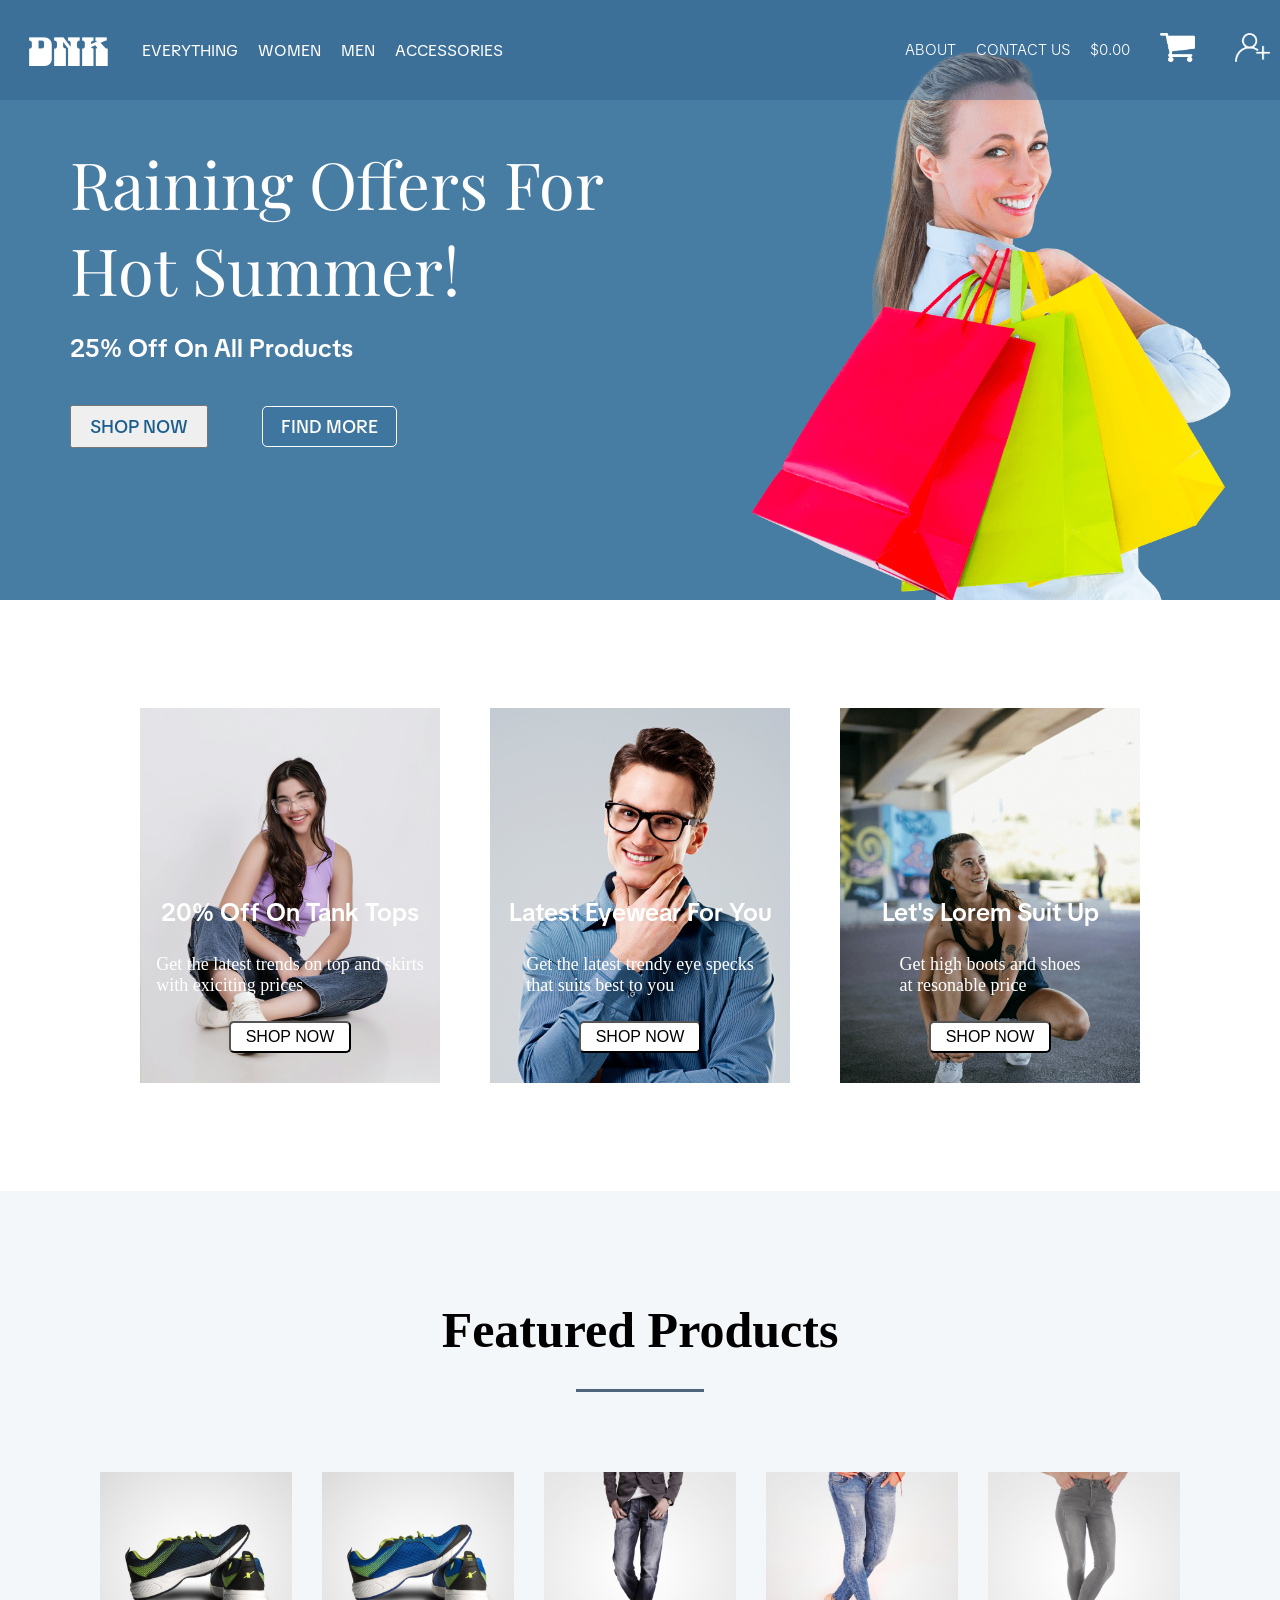
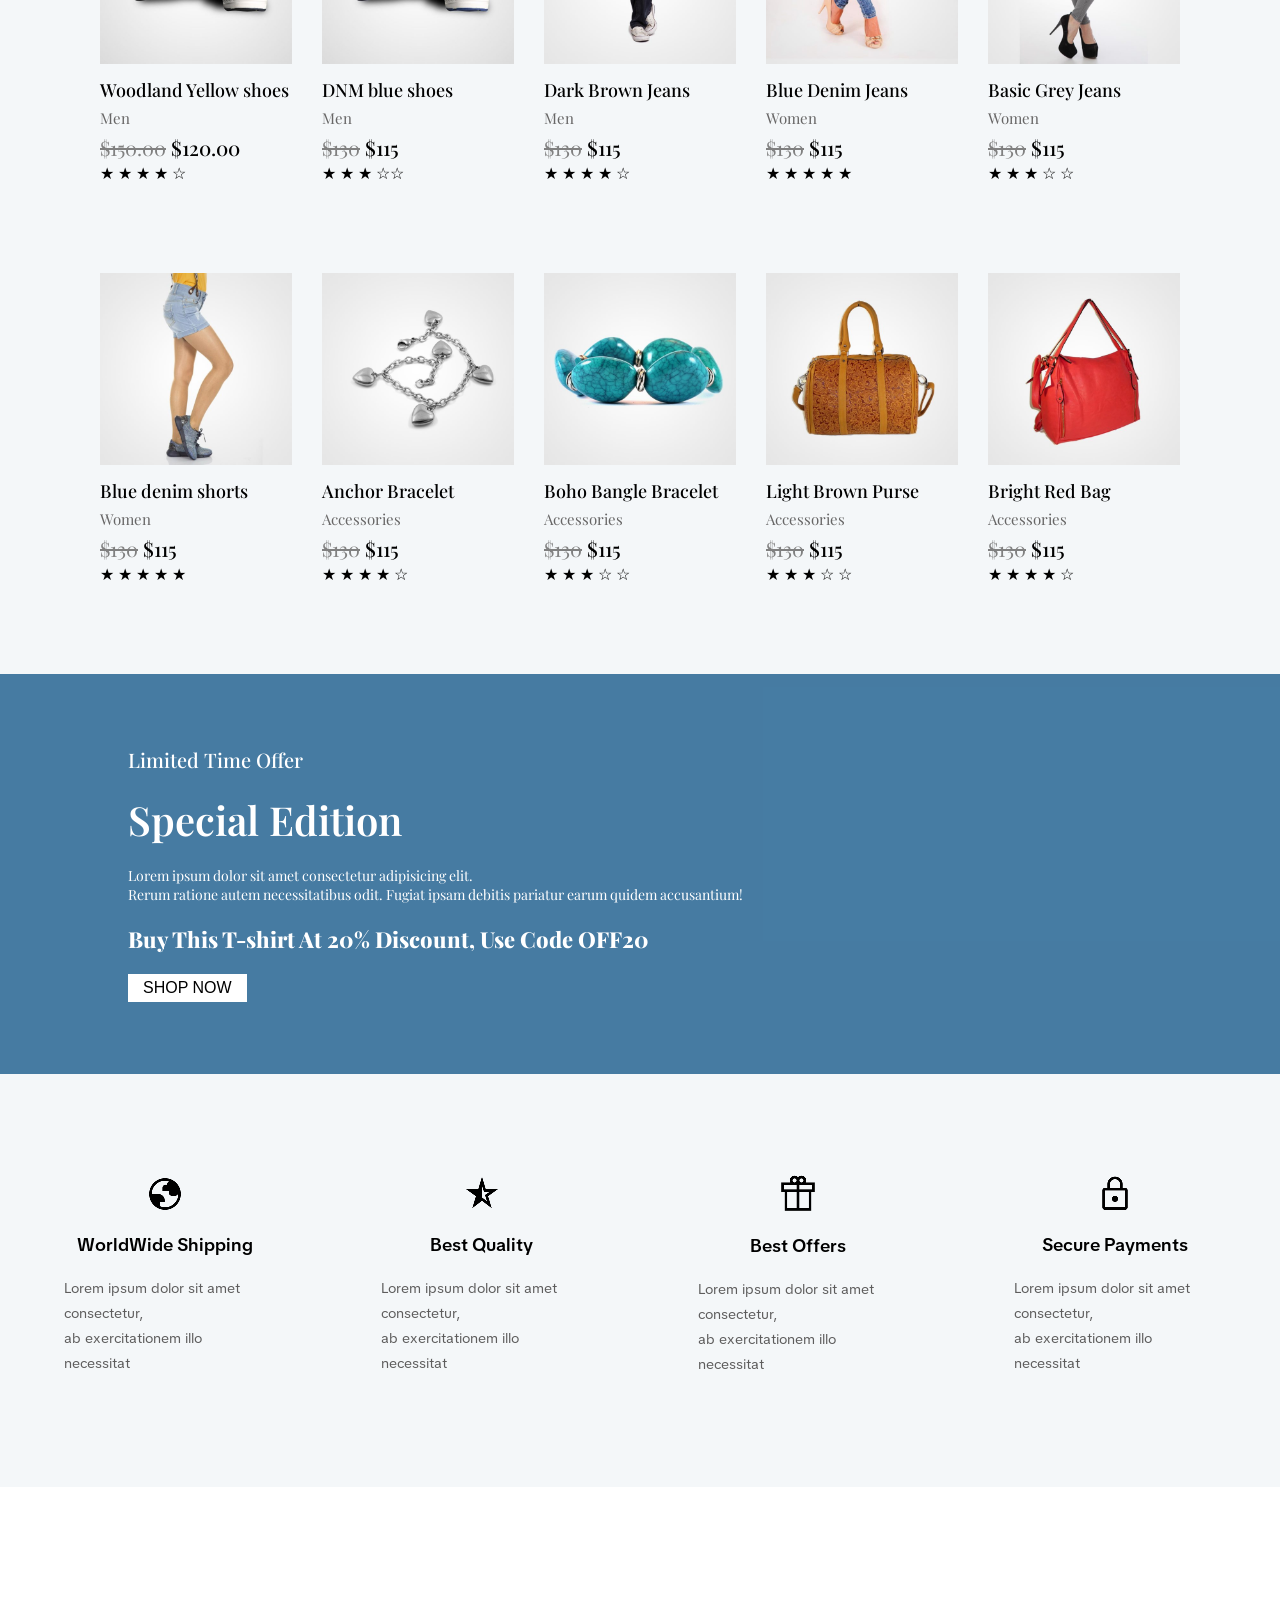
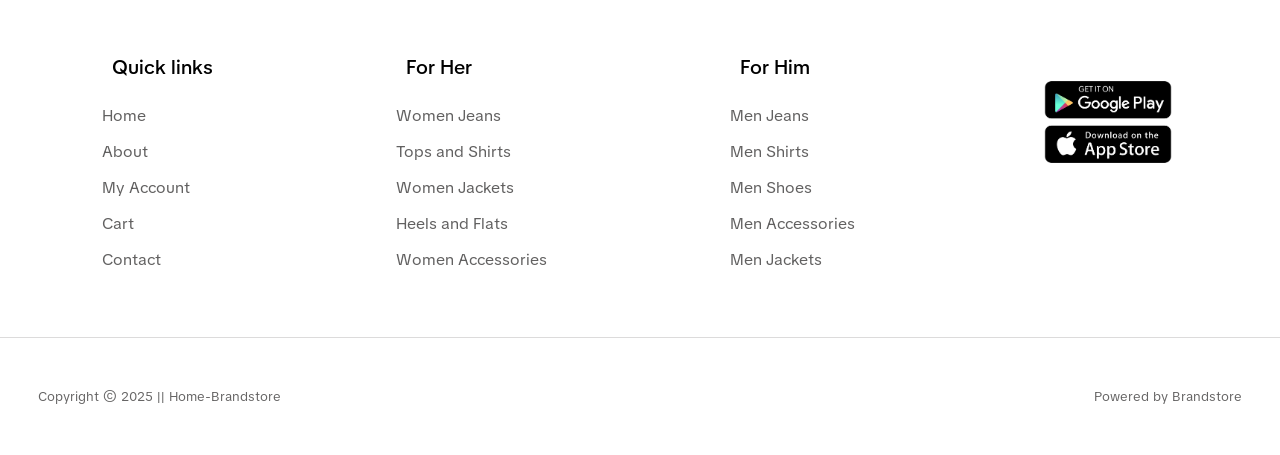
<file: index.html>
<!DOCTYPE html>
<html lang="en">

<head>
    <meta charset="UTF-8">
    <meta name="viewport" content="width=device-width, initial-scale=1.0">

    <link rel="preconnect" href="https://fonts.googleapis.com">
    <link rel="preconnect" href="https://fonts.gstatic.com" crossorigin>
    <link
        href="https://fonts.googleapis.com/css2?family=Danfo&family=Playfair+Display:ital,wght@0,400..900;1,400..900&family=TikTok+Sans:opsz,wght@12..36,300..900&display=swap"
        rel="stylesheet">

    <title>Home-Brandstore</title>


    <link rel="stylesheet" href="style.css" type="text/css">
</head>

<body>
    <nav class="navcontainer">
        <nav class="navbar">
            <div class="left">

                <a href="#" class="logolink">
                    <div class="logo">DNK</div>
                </a>

                <div class="content">

                    <div> <a href="#" class="navcommonlink">EVERYTHING</a></div>


                    <div> <a href="#" class="navcommonlink">WOMEN</a></div>


                    <div> <a href="#" class="navcommonlink">MEN</a></div>


                    <div> <a href="#" class="navcommonlink">ACCESSORIES</a></div>

                </div>

            </div></a>
            <div class="right">

                <div> <a href="#" class="navcommonlink">ABOUT</a></div>


                <div> <a href="#" class="navcommonlink">CONTACT US</a></div>


                <div> <a href="#" class="navcommonlink">$0.00</a></div>


                <div><a href="#" class="navimglink"><img
                            src="231-2317482_white-shopping-cart-png-download-buy-icon-white.png" alt="shop"
                            class="navrightimg1" title="Shop now"></a></div>
                <div><a href="#" class="navimglink"><img
                            src="286-2861054_new-account-white-icon-person-with-plus-sign.png" alt="login"
                            class="navrightimg2" title="login/create account"></a></div>
            </div>
        </nav>

        <div class="navmain">
            <div class="navMainHead">Raining Offers For <br>Hot Summer!</div>
            <div class="navMainText">25% Off On All Products</div>
            <div>
                <button class="navMainbtn"><a href="#" class="navbtnlink" id="navbtnlink1id">SHOP NOW</a></button>
                <button class="navMainbtn" id="navbtn"><a href="#" class="navbtnlink">FIND MORE</a></button>
            </div>

        </div>

    </nav>
    <br><br><br><br><br><br>

    <section>
        <div class="sectionone">
            <div class="sectionheading">
                20% Off On Tank Tops
            </div>
            <div class="sectioncontent">Get the latest trends on top and skirts<br> with exiciting prices</div>
            <a href="#" class="sectionbtnlink">
                <div><button class="sectionbtn">SHOP NOW</button></div>
            </a>
        </div>
        <div class="sectiontwo">
            <div class="sectionheading">
                Latest Eyewear For You
            </div>
            <div class="sectioncontent">Get the latest trendy eye specks <br>that suits best to you</div>
            <a href="#" class="sectionbtnlink">
                <div><button class="sectionbtn">SHOP NOW</button></div>
            </a>
        </div>

        <div class="sectionthree">
            <div class="sectionheading">
                Let's Lorem Suit Up
            </div>
            <div class="sectioncontent">Get high boots and shoes <br>at resonable price</div>
            <a href="#" class="sectionbtnlink">
                <div><button class="sectionbtn">SHOP NOW</button></div>
            </a>
        </div>




    </section>

    <br><br><br><br><br><br>

    <div class="featurepdt">

        <div class="featurehead">Featured Products</div>
        <hr class="featureheadline">
        <div class="pdtrow1">
            <div class="pdt">
                <a href="product.html" class="pdtimglink">
                    <div class="pdtimg"><img src="sports-shoe3-600x600.jpg" alt="men's   shoes"></div>
                </a>
                <div class="pdtname">Woodland Yellow shoes </div>
                <div class="pdtfor">Men</div>
                <div class="pdtprice"><del>$150.00</del> $120.00</div>
                <div class="pdtratting">&#9733; &#9733; &#9733; &#9733; &#9734;</div>
            </div>
            <div class="pdt">
                <a href="#" class="pdtimglink">
                    <div class="pdtimg"><img src="sports-shoe1-600x600.jpg" alt="men's  shoes"></div>
                </a>
                <div class="pdtname">DNM blue shoes</div>
                <div class="pdtfor"> Men</div>
                <div class="pdtprice"><del>$130</del> $115</div>
                <div class="pdtratting">&#9733; &#9733; &#9733; &#9734;&#9734;</div>
            </div>
            <div class="pdt">
                <a href="#" class="pdtimglink">
                    <div class="pdtimg"><img src="product-m-jeans1-600x600.jpg" alt=""></div>
                </a>
                <div class="pdtname">Dark Brown Jeans</div>
                <div class="pdtfor">Men</div>
                <div class="pdtprice"><del>$130</del> $115</div>
                <div class="pdtratting">&#9733; &#9733; &#9733; &#9733; &#9734;</div>
            </div>
            <div class="pdt">
                <a href="#" class="pdtimglink">
                    <div class="pdtimg"><img src="product-w-jeans2-600x600.jpg" alt="denim jeans for women"></div>
                </a>
                <div class="pdtname">Blue Denim Jeans</div>
                <div class="pdtfor">Women</div>
                <div class="pdtprice"><del>$130</del> $115</div>
                <div class="pdtratting">&#9733; &#9733; &#9733; &#9733; &#9733; </div>
            </div>
            <div class="pdt">
                <a href="#" class="pdtimglink">
                    <div class="pdtimg"><img src="product-w-jeans4-600x600.jpg" alt="girl's jeans"></div>
                </a>
                <div class="pdtname">Basic Grey Jeans</div>
                <div class="pdtfor">Women</div>
                <div class="pdtprice"><del>$130</del> $115</div>
                <div class="pdtratting">&#9733; &#9733; &#9733; &#9734; &#9734; </div>

            </div>
        </div>



        <div class="pdtrow2">

            <div class="pdt">
                <a href="#" class="pdtimglink">
                    <div class="pdtimg"><img src="product-w-jeans1-600x600.jpg"></div>
                </a>
                <div class="pdtname">Blue denim shorts </div>
                <div class="pdtfor">Women</div>
                <div class="pdtprice"><del>$130</del> $115</div>
                <div class="pdtratting">&#9733; &#9733; &#9733; &#9733; &#9733; </div>
            </div>
            <div class="pdt">
                <a href="#" class="pdtimglink">
                    <div class="pdtimg"><img src="product-accessory2-600x600.jpg"></div>
                </a>
                <div class="pdtname">Anchor Bracelet</div>
                <div class="pdtfor">Accessories</div>
                <div class="pdtprice"><del>$130</del> $115</div>
                <div class="pdtratting">&#9733; &#9733; &#9733; &#9733; &#9734;</div>
            </div>
            <div class="pdt">
                <a href="#" class="pdtimglink">
                    <div class="pdtimg"><img src="product-accessory1-600x600.jpg" alt="boho Bracelet"></div>
                </a>
                <div class="pdtname">Boho Bangle Bracelet</div>
                <div class="pdtfor">Accessories</div>
                <div class="pdtprice"><del>$130</del> $115</div>
                <div class="pdtratting">&#9733; &#9733; &#9733; &#9734; &#9734; </div>
            </div>
            <div class="pdt">
                <a href="#" class="pdtimglink">
                    <div class="pdtimg"><img src="product-bag1-600x600.jpg" alt="purse"></div>
                </a>
                <div class="pdtname">Light Brown Purse</div>
                <div class="pdtfor">Accessories</div>
                <div class="pdtprice"><del>$130</del> $115</div>
                <div class="pdtratting">&#9733; &#9733; &#9733; &#9734; &#9734;</div>
            </div>
            <div class="pdt">
                <a href="#" class="pdtimglink">
                    <div class="pdtimg"><img src="product-bag3-600x600.jpg" alt="bag"></div>
                </a>
                <div class="pdtname">Bright Red Bag</div>
                <div class="pdtfor">Accessories</div>
                <div class="pdtprice"><del>$130</del> $115</div>
                <div class="pdtratting">&#9733; &#9733; &#9733; &#9733; &#9734;</div>
            </div>
        </div>


        <!-- 
    &#9733; black star
    &#9734; white star
     -->


        <div class="below">
            <div class="belowcontent">
                <div class="belowcontent1">Limited Time Offer</div>
                <div class="belowcontent2">Special Edition</div>
                <div class="belowcontent3">Lorem ipsum dolor sit amet consectetur adipisicing elit. <br>Rerum ratione
                    autem
                    necessitatibus odit. Fugiat ipsam debitis pariatur earum quidem accusantium!</div>
                <div class="belowcontent4">Buy This T-shirt At 20% Discount, Use Code OFF20</div>
                <a href="#" class="belowcontentbtnlink">
                    <div class="belowcontentbtn"><button>SHOP NOW</button></div>
                </a>
            </div>
        </div>

        <div class="reput">
            <div class="reput1">
                <div class="reput1img"><img src="globe_38dp_000000_FILL0_wght400_GRAD0_opsz40.png"
                        alt="worldwide shipping"></div>
                <div class="reput1head">WorldWide Shipping</div>
                <div class="reput1content">Lorem ipsum dolor sit amet consectetur,<br> ab
                    exercitationem illo necessitat </div>
            </div>
            <div class="reput1">
                <div class="reput1img"><img src="star_rate_half_38dp_000000_FILL0_wght400_GRAD0_opsz40.png"
                        alt="best quality"></div>
                <div class="reput1head">Best Quality</div>
                <div class="reput1content">Lorem ipsum dolor sit amet consectetur, <br> ab
                    exercitationem illo necessitat </div>
            </div>
            <div class="reput1">
                <div class="reput1img"><img src="featured_seasonal_and_gifts_40dp_000000_FILL0_wght400_GRAD0_opsz40.png"
                        alt="best offers"></div>
                <div class="reput1head">Best Offers</div>
                <div class="reput1content">Lorem ipsum dolor sit amet consectetur, <br> ab
                    exercitationem illo necessitat </div>
            </div>
            <div class="reput1">
                <div class="reput1img"><img src="lock_38dp_000000_FILL0_wght400_GRAD0_opsz40.png" alt="secure Payments">
                </div>
                <div class="reput1head">Secure Payments</div>
                <div class="reput1content">Lorem ipsum dolor sit amet consectetur, <br> ab
                    exercitationem illo necessitat </div>
            </div>

        </div>


    </div>

    <footer>
        <div class="footer1">
            <div class="footer1heading">Quick links</div>
            <div class="footercontentcontainer">
                <a href="#" class="footercommonlink"><div class="footercontent">Home </div></a>
                <a href="#" class="footercommonlink"><div class="footercontent">About </div></a>
                <a href="#" class="footercommonlink"><div class="footercontent">My Account </div></a>
                <a href="#" class="footercommonlink"><div class="footercontent">Cart </div></a>
                <a href="#" class="footercommonlink"><div class="footercontent">Contact</div></a>
            </div>
        </div>
        <div class="footer1">
            <div class="footer1heading">For Her</div>
            <div class="footercontentcontainer">
                <a href="#" class="footercommonlink"><div class="footercontent">Women Jeans </div></a>
                <a href="#" class="footercommonlink"><div class="footercontent">Tops and Shirts </div></a>
                <a href="#" class="footercommonlink"><div class="footercontent">Women Jackets </div></a>
                <a href="#" class="footercommonlink"><div class="footercontent">Heels and Flats </div></a>
                <a href="#" class="footercommonlink"><div class="footercontent">Women Accessories</div></a>
            </div>
        </div>
        <div class="footer1">
            <div class="footer1heading">For Him</div>
            <div class="footercontentcontainer">
                <a href="#" class="footercommonlink"><div class="footercontent">Men Jeans </div></a>
                <a href="#" class="footercommonlink"><div class="footercontent">Men Shirts </div></a>
                <a href="#" class="footercommonlink"><div class="footercontent">Men Shoes </div></a>
                <a href="#" class="footercommonlink"><div class="footercontent">Men Accessories</div></a>
                <a href="#" class="footercommonlink"><div class="footercontent">Men Jackets</div></a>
            </div>

        </div>
        <div class="footer1 lastfooter1">
           
            <a href="#"><div class="footerapplogo"><img src="appstorelogo.png" alt="appstore"></div></a>
        </div>

        
    </footer>

<div class="copyright">
    <div class="copyone">Copyright &copy; 2025 || Home-Brandstore</div>
    <div class="copytwo">Powered by  Brandstore</div>
</div>


</body>

</html>
</file>
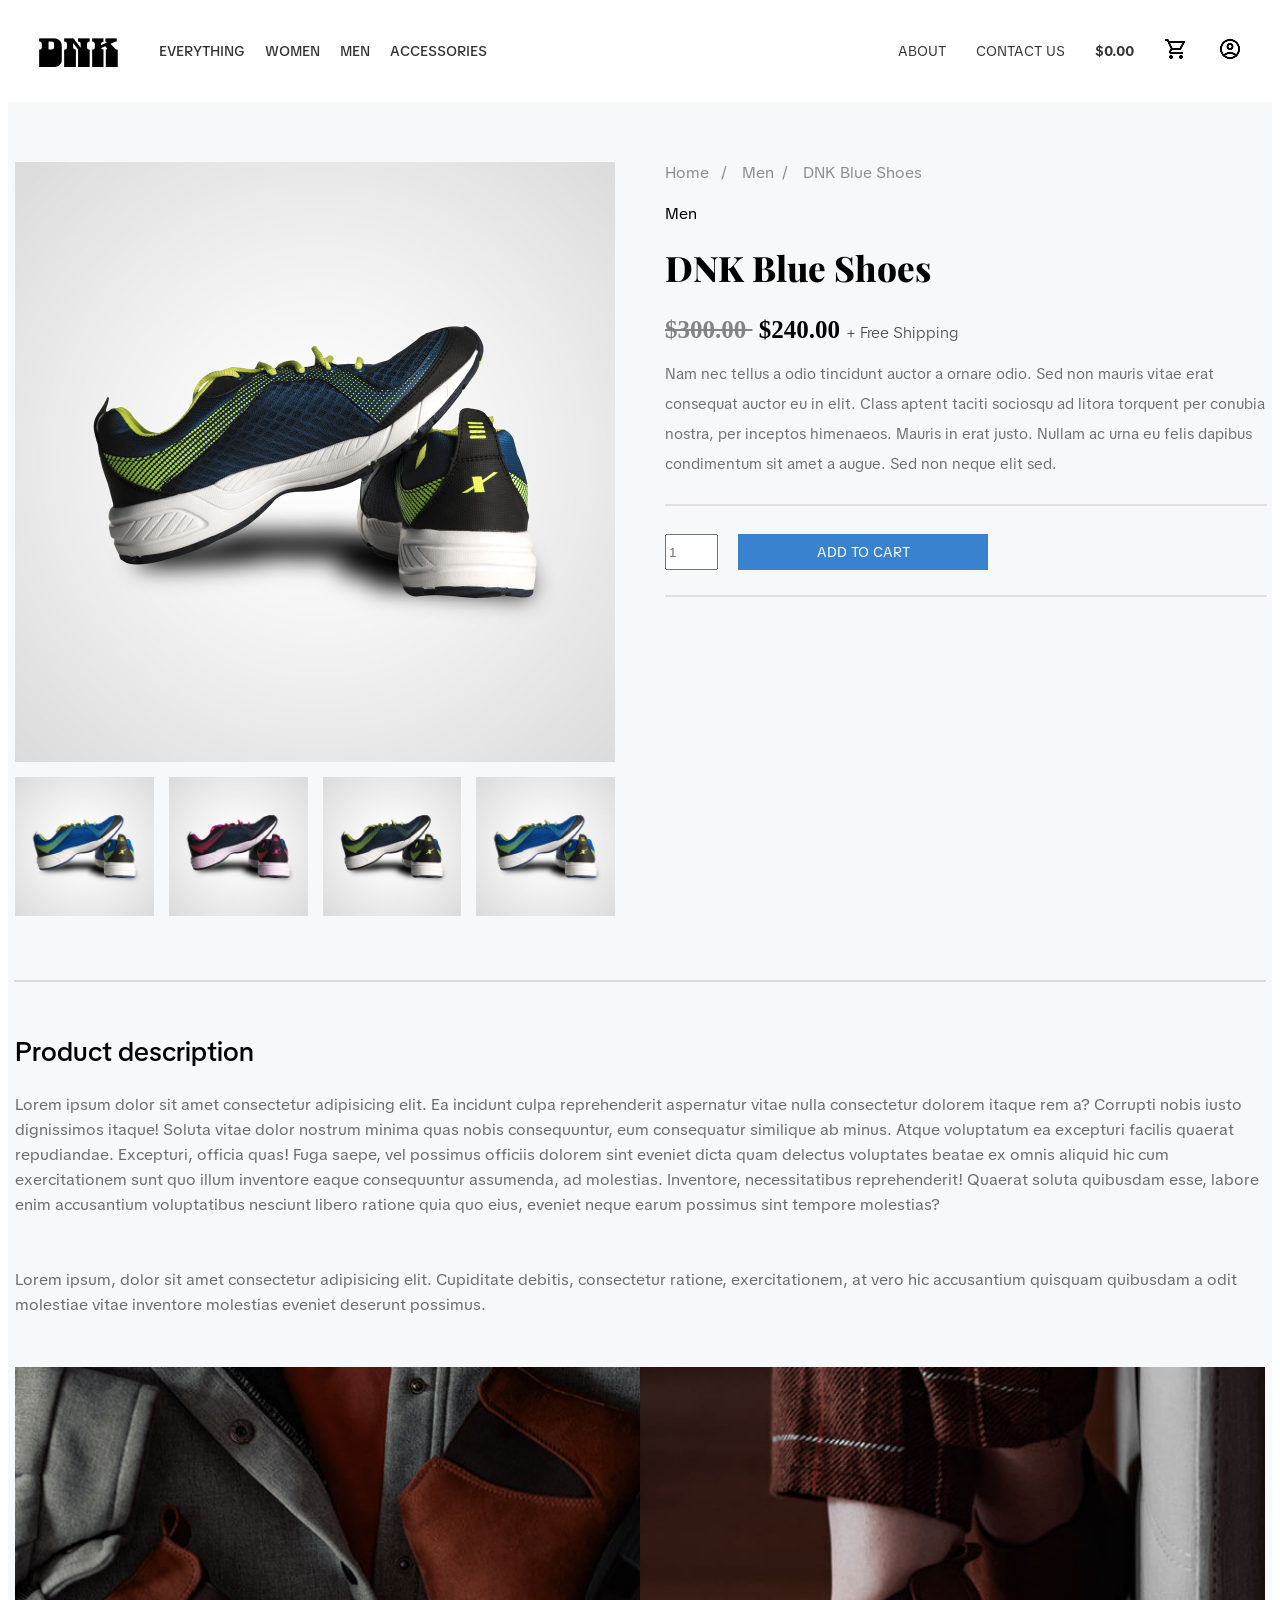
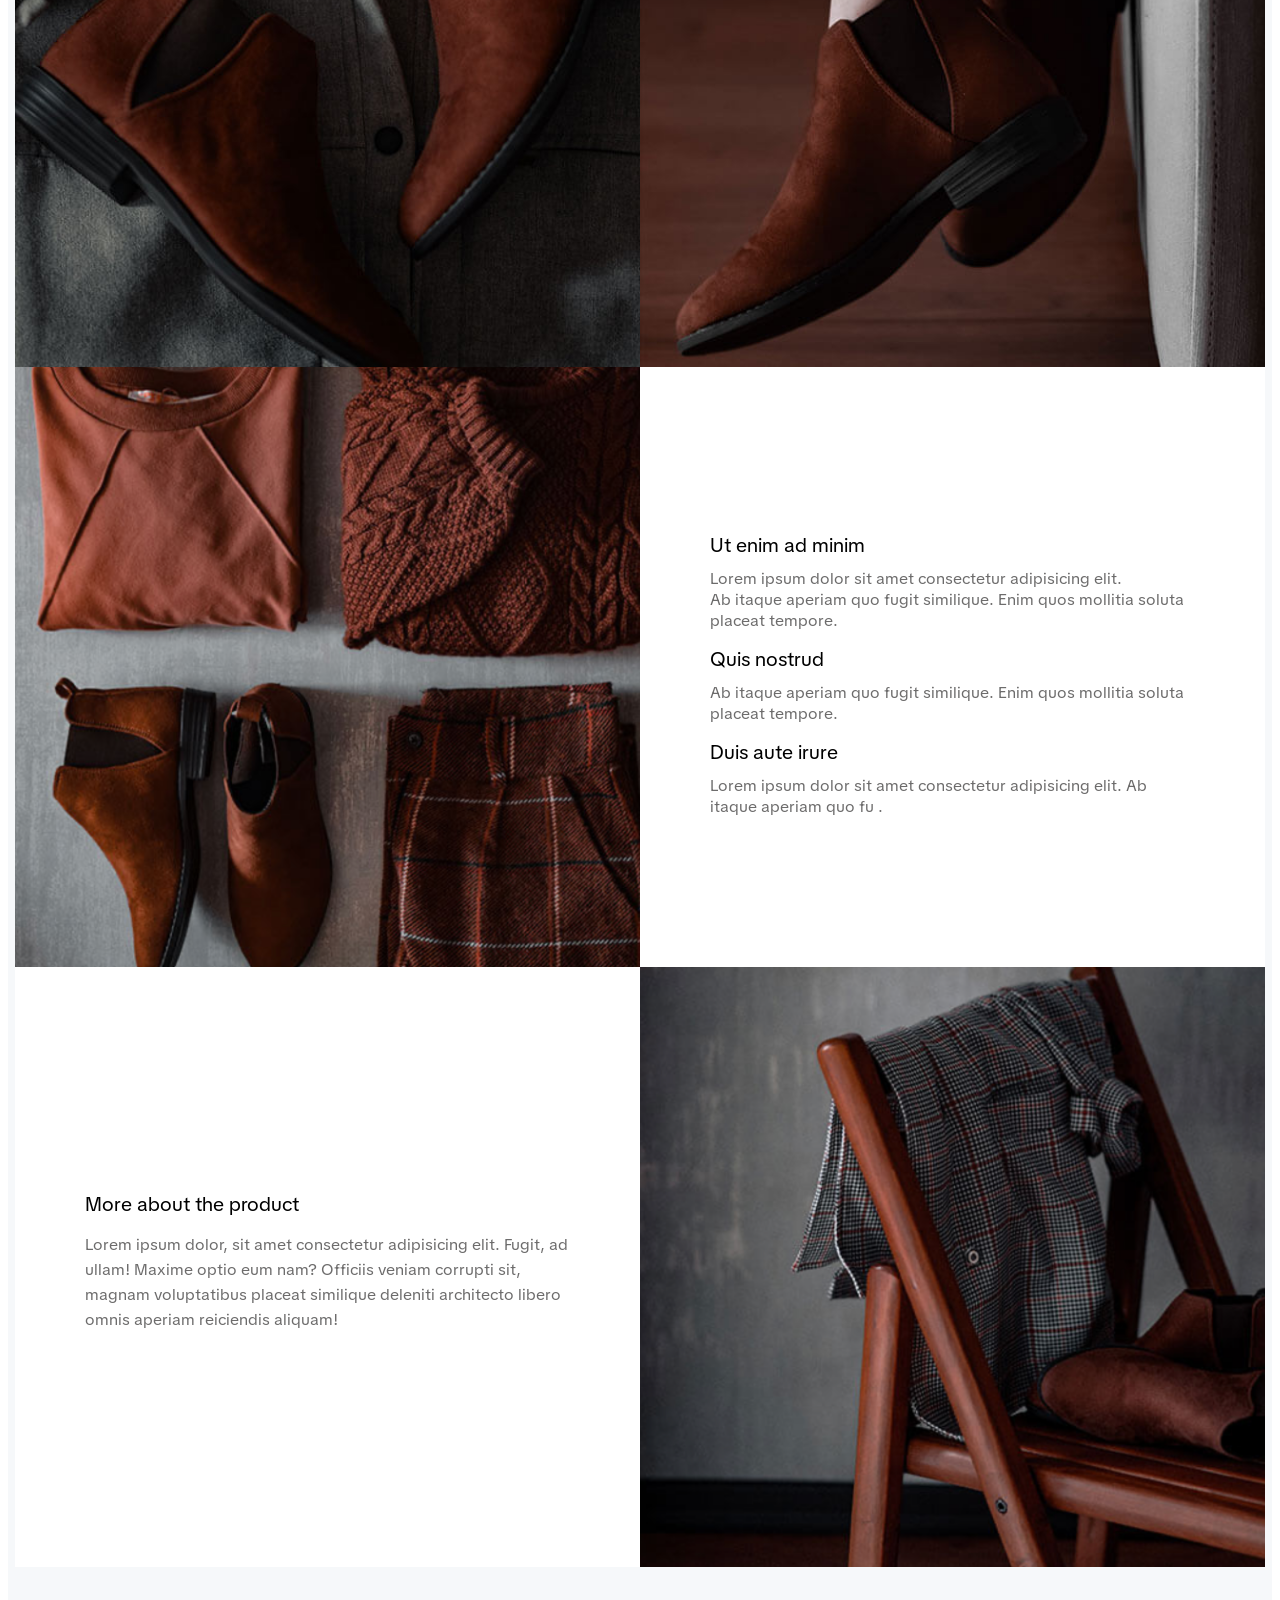
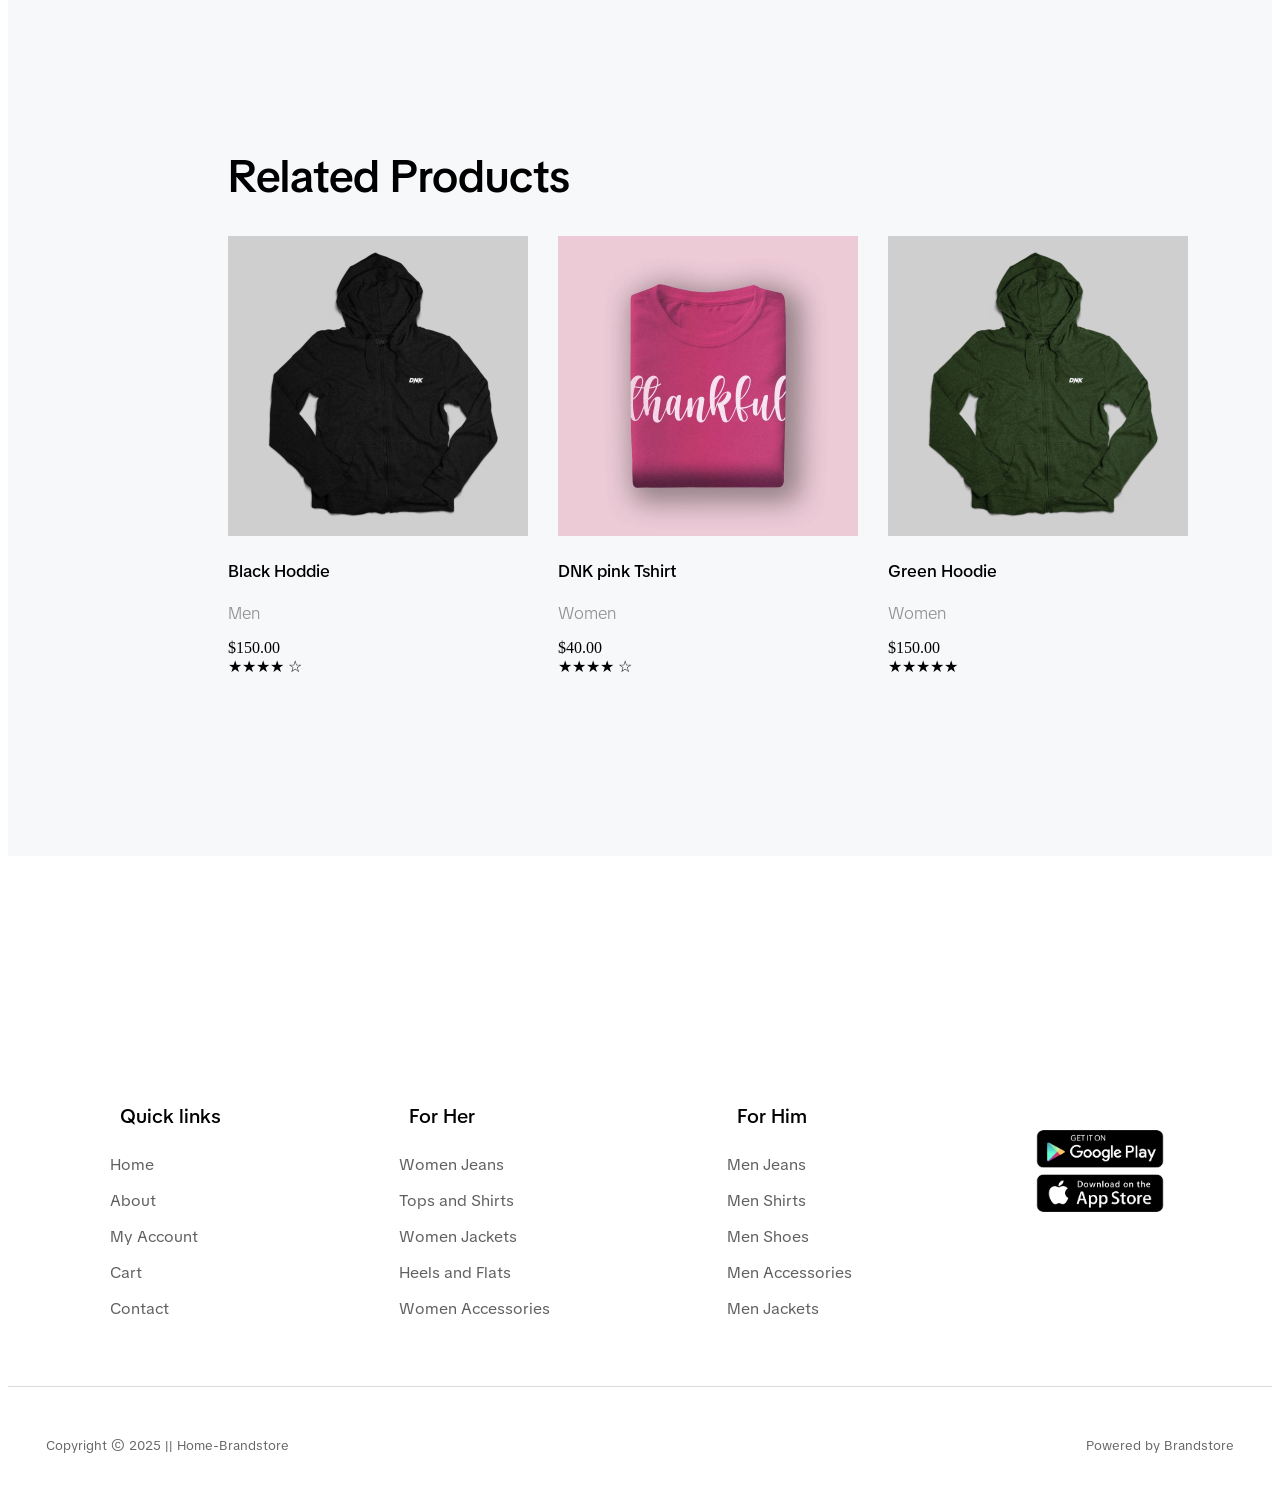
<file: product.html>
<!DOCTYPE html>
<html lang="en">

<head>
    <meta charset="UTF-8">
    <meta name="viewport" content="width=device-width, initial-scale=1.0">
    <title>DNK Products</title>

    <link rel="preconnect" href="https://fonts.googleapis.com">
    <link rel="preconnect" href="https://fonts.gstatic.com" crossorigin>
    <link
        href="https://fonts.googleapis.com/css2?family=Danfo&family=Playfair+Display:ital,wght@0,400..900;1,400..900&family=TikTok+Sans:opsz,wght@12..36,300..900&display=swap"
        rel="stylesheet">




    <link rel="stylesheet" href="productstyle.css">


</head>

<body>
    <nav>
        <div class="navleft">
            <div class="navlogo">DNK</div>
            <div class="leftcontent">
                <div>EVERYTHING</div>
                <div>WOMEN</div>
                <div>MEN </div>
                <div>ACCESSORIES</div>
            </div>
        </div>
        <div class="navright">
            <div>ABOUT </div>
            <div>CONTACT US</div>
            <div><b>$0.00</b></div>
            <div class="navcart"><img src="shopping_cart_24dp_000000_FILL0_wght400_GRAD0_opsz24.png" alt="add to cart">
            </div>
            <div class="navaccount"><img src="account_circle_24dp_000000_FILL0_wght400_GRAD0_opsz24.png"
                    alt="create account"></div>
        </div>
    </nav>

    <div class="hero">
        <div class="herotop">
            <div class="heroimg">
                <div class="heroimgbig"><img src="sports-shoe3.jpg" alt="product-image" class="shoesproduct-image">
                </div>
                <div class="heroimgsmallcontainer">
                   <a class="heroimgsmall_link"> <div class="heroimgsmall"><img src="sports-shoe1-600x600.jpg" alt="product-image" id="imgshoes1"
                            onclick="imgshoes1func()"></div> </a>
                   <a class="heroimgsmall_link"> <div class="heroimgsmall"><img src="sports-shoe2-600x600.jpg" alt="product-image" id="imgshoes2"
                            onclick="imgshoes2func()"></div> </a>
                   <a class="heroimgsmall_link"> <div class="heroimgsmall"><img src="sports-shoe3-600x600.jpg" alt="product-image" id="imgshoes3"
                            onclick="imgshoes3func()"></div> </a>
                   <a class="heroimgsmall_link"> <div class="heroimgsmall"><img src="sports-shoe1-600x600.jpg" alt="product-image" id="imgshoes4"
                            onclick="imgshoes1func()"></div> </a>

                    <script>

                        function imgshoes1func() {

                            document.getElementById("imgshoes1").addEventListener('click', () => {
                                document.querySelector(".shoesproduct-image").setAttribute("src", "sports-shoe1-600x600.jpg")
                            })

                        }
                        document.getElementById("imgshoes1").addEventListener('mouseover', () => {
                            document.querySelector(".shoesproduct-image").setAttribute("src", "sports-shoe1-600x600.jpg")


                        })
                        document.getElementById("imgshoes1").addEventListener('mouseout', () => {
                            document.querySelector(".shoesproduct-image").setAttribute("src", "sports-shoe3.jpg")
                        })
                        document.getElementById("imgshoes2").addEventListener('mouseover', () => {
                            document.querySelector(".shoesproduct-image").setAttribute("src", "sports-shoe2-600x600.jpg")
                        })
                        document.getElementById("imgshoes2").addEventListener('mouseout', () => {
                            document.querySelector(".shoesproduct-image").setAttribute("src", "sports-shoe3.jpg")
                        })
                        document.getElementById("imgshoes3").addEventListener('mouseover', () => {
                            document.querySelector(".shoesproduct-image").setAttribute("src", "sports-shoe3-600x600.jpg")
                        })
                        document.getElementById("imgshoes3").addEventListener('mouseout', () => {
                            document.querySelector(".shoesproduct-image").setAttribute("src", "sports-shoe3.jpg")
                        })

                        document.getElementById("imgshoes4").addEventListener('mouseover', () => {
                            document.querySelector(".shoesproduct-image").setAttribute("src", "sports-shoe1-600x600.jpg")

                        })

                        document.getElementById("imgshoes4").addEventListener('mouseout', () => {
                            document.querySelector(".shoesproduct-image").setAttribute("src", "sports-shoe3.jpg")

                        })





                    </script>

                </div>
            </div>
            <div class="herotopcontent">
                <div class="herotoplink">
                    <div>Home &nbsp; /</div>
                    <div>Men &nbsp;/</div>
                    <div>DNK Blue Shoes</div>
                </div>
                <div class="herotopfor">Men</div>
                <div class="herotopheading">DNK Blue Shoes</div>
                <div class="herotopprice"><del>$300.00 </del> &nbsp;$240.00 <span> + Free Shipping</span></div>
                <div class="herotopdescription">Nam nec tellus a odio tincidunt auctor a ornare odio. Sed non mauris
                    vitae erat consequat auctor eu in elit. Class aptent taciti sociosqu ad litora torquent per conubia
                    nostra, per inceptos himenaeos. Mauris in erat justo. Nullam ac urna eu felis dapibus condimentum
                    sit amet a augue. Sed non neque elit sed.</div>
                <hr class="hrlineherotop">
                <div class="herotopbtnsection">
                    <input type="number" name="quantity" min="0" class="herotopinp" placeholder="1">
                    <a href="#" class="herotopbtnlink"><button class="herotopbtn">ADD TO CART</button></a>


                </div>
                <hr class="hrlineherotop">

                <!-- scroll zoom in effect -->
                <script>
                    const container = document.querySelector('.heroimgbig');
                    const img = container.querySelector('img');

                    container.addEventListener('mousemove', (e) => {
                        const rect = container.getBoundingClientRect();
                        const x = ((e.clientX - rect.left) / rect.width) * 100;
                        const y = ((e.clientY - rect.top) / rect.height) * 100;

                        img.style.transformOrigin = `${x}% ${y}%`;
                    });

                    container.addEventListener('mouseleave', () => {
                        img.style.transformOrigin = 'center center';
                    });
                </script>




            </div>

        </div>
        <hr class="heromiddescriptionline">

        <!-- <button class="descriptionbtn">Description</button>
        <button class="reviewbtn">Reviews</button> -->



        <div class="heromid">

            <div class="heromiddescription">

                <h2>Product description</h2>
                <div class="heromiddescriptioncontent">
                    Lorem ipsum dolor sit amet consectetur adipisicing elit. Ea incidunt culpa reprehenderit aspernatur
                    vitae nulla consectetur dolorem itaque rem a? Corrupti nobis iusto dignissimos itaque! Soluta vitae
                    dolor nostrum minima quas nobis consequuntur, eum consequatur similique ab minus. Atque voluptatum
                    ea excepturi facilis quaerat repudiandae. Excepturi, officia quas! Fuga saepe, vel possimus officiis
                    dolorem sint eveniet dicta quam delectus voluptates beatae ex omnis aliquid hic cum exercitationem
                    sunt quo illum inventore eaque consequuntur assumenda, ad molestias. Inventore, necessitatibus
                    reprehenderit! Quaerat soluta quibusdam esse, labore enim accusantium voluptatibus nesciunt libero
                    ratione quia quo eius, eveniet neque earum possimus sint tempore molestias?
                    <br><br><br>
                    Lorem ipsum, dolor sit amet consectetur adipisicing elit. Cupiditate debitis, consectetur ratione,
                    exercitationem, at vero hic accusantium quisquam quibusdam a odit molestiae vitae inventore
                    molestias eveniet deserunt possimus.
                </div>
                <div class="heromidsec1">

                    <div class="heromidsec1first"></div>
                    <div class="heromidsec1second"></div>


                </div>
                <div class="heromidsec2">

                    <div class="heromidsec2first"></div>
                    <div class="heromidsec2second">
                        <div class="head">Ut enim ad minim</div>
                        <div class="text">Lorem ipsum dolor sit amet consectetur adipisicing elit. <br> Ab itaque
                            aperiam quo fugit similique. Enim quos mollitia soluta placeat tempore.</div>

                        <div class="head">Quis nostrud</div>
                        <div class="text">Ab itaque aperiam quo fugit similique. Enim quos mollitia soluta placeat
                            tempore.</div>

                        <div class="head">Duis aute irure</div>
                        <div class="text">Lorem ipsum dolor sit amet consectetur adipisicing elit. Ab itaque aperiam quo
                            fu .</div>

                    </div>

                </div>
                <div class="heromidsec3">
                    <div class="heromidsec3first">
                        <div class="head">More about the product</div>
                        <div class="text">Lorem ipsum dolor, sit amet consectetur adipisicing elit. Fugit, ad ullam!
                            Maxime optio eum nam? Officiis veniam corrupti sit, magnam voluptatibus placeat similique
                            deleniti architecto libero omnis aperiam reiciendis aliquam!</div>
                    </div>
                    <div class="heromidsec3second"></div>
                </div>
            </div>
        </div>

        <div class="relatedpdtcontainer">
            <div class="relatedpdthead">Related Products</div>
            <div class="relatedpdtbox">
                <div class="relatedproducts">
                   <a href="#" class="relatedproductlink"> <div class="img"><img src="product-hoodie1-600x600.jpg" alt="hodoie" class="black_hoodie"></div></a>
                    <div class="head">Black Hoddie </div>
                    <div class="for">Men</div>
                    <div class="price">$150.00</div>
                    <div class="rating">&#9733;&#9733;&#9733;&#9733; &#9734;</div>
                </div>
                <div class="relatedproducts">
                  <a href="#" class="relatedproductlink">  <div class="img"><img src="tshirt3-600x600.jpg" alt="pink tshirt" class="pink_tshirt"> </div></a>
                    <div class="head">DNK pink Tshirt</div>
                    <div class="for">Women</div>
                    <div class="price">$40.00</div>
                    <div class="rating">&#9733;&#9733;&#9733;&#9733; &#9734;</div>
                </div>
                <div class="relatedproducts">
                   <a href="#" class="relatedproductlink"> <div class="img"><img src="product-hoodie3-600x600.jpg" alt="green hoodie" class="green_hoodie"></div></a>
                    <div class="head">Green Hoodie</div>
                    <div class="for">Women</div>
                    <div class="price">$150.00</div>
                    <div class="rating">&#9733;&#9733;&#9733;&#9733;&#9733;</div>
                </div>
            </div>

        </div>



        </hero>
    </div>

    <footer>
        <div class="footer1">
            <div class="footer1heading">Quick links</div>
            <div class="footercontentcontainer">
                <a href="#" class="footercommonlink">
                    <div class="footercontent">Home </div>
                </a>
                <a href="#" class="footercommonlink">
                    <div class="footercontent">About </div>
                </a>
                <a href="#" class="footercommonlink">
                    <div class="footercontent">My Account </div>
                </a>
                <a href="#" class="footercommonlink">
                    <div class="footercontent">Cart </div>
                </a>
                <a href="#" class="footercommonlink">
                    <div class="footercontent">Contact</div>
                </a>
            </div>
        </div>
        <div class="footer1">
            <div class="footer1heading">For Her</div>
            <div class="footercontentcontainer">
                <a href="#" class="footercommonlink">
                    <div class="footercontent">Women Jeans </div>
                </a>
                <a href="#" class="footercommonlink">
                    <div class="footercontent">Tops and Shirts </div>
                </a>
                <a href="#" class="footercommonlink">
                    <div class="footercontent">Women Jackets </div>
                </a>
                <a href="#" class="footercommonlink">
                    <div class="footercontent">Heels and Flats </div>
                </a>
                <a href="#" class="footercommonlink">
                    <div class="footercontent">Women Accessories</div>
                </a>
            </div>
        </div>
        <div class="footer1">
            <div class="footer1heading">For Him</div>
            <div class="footercontentcontainer">
                <a href="#" class="footercommonlink">
                    <div class="footercontent">Men Jeans </div>
                </a>
                <a href="#" class="footercommonlink">
                    <div class="footercontent">Men Shirts </div>
                </a>
                <a href="#" class="footercommonlink">
                    <div class="footercontent">Men Shoes </div>
                </a>
                <a href="#" class="footercommonlink">
                    <div class="footercontent">Men Accessories</div>
                </a>
                <a href="#" class="footercommonlink">
                    <div class="footercontent">Men Jackets</div>
                </a>
            </div>

        </div>
        <div class="footer1 lastfooter1">

            <a href="#">
                <div class="footerapplogo"><img src="appstorelogo.png" alt="appstore"></div>
            </a>
        </div>


    </footer>

    <div class="copyright">
        <div class="copyone">Copyright &copy; 2025 || Home-Brandstore</div>
        <div class="copytwo">Powered by Brandstore</div>
    </div>

</body>

</html>
</file>
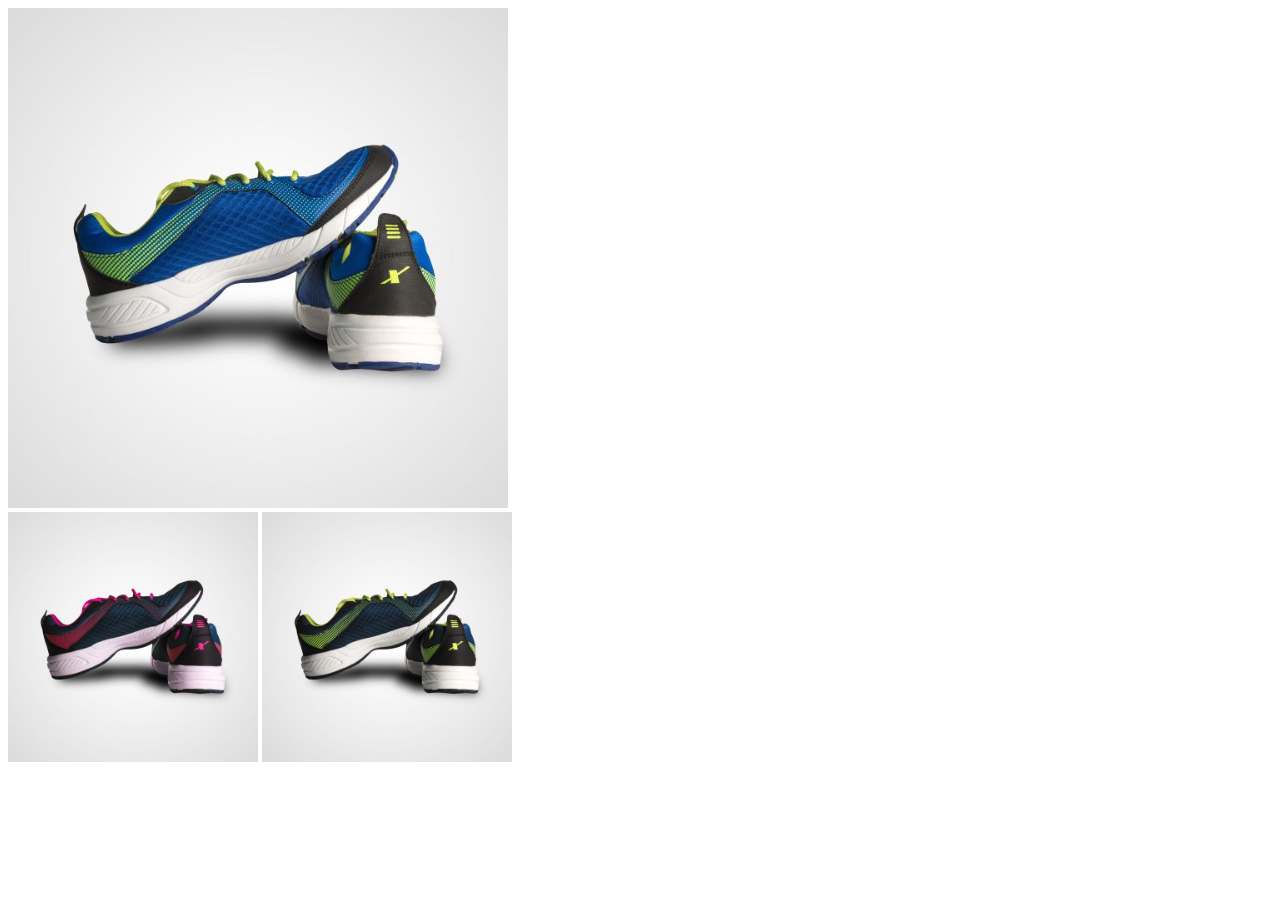
<file: toggling_between_images.html>
<!DOCTYPE html>
<html lang="en">
<head>
    <meta charset="UTF-8">
    <meta name="viewport" content="width=device-width, initial-scale=1.0">
    <title>Document</title>
    <style>
        .big{
            width: 500px;

        }
        #bigimg{
                width:100%;
                
        }
        #img1, #img2{
            width:250px
        }
    </style>
</head>
<body>
    
       <div class="big">
        <img src="sports-shoe1-600x600.jpg" alt="" id="bigimg">
       </div> 

        <img src="sports-shoe2-600x600.jpg" alt="" id="img2" onclick="img2()">
        <img src="sports-shoe3-600x600.jpg" alt="" id="img1" onclick="img3()">

<script>
    function img2(){
        document.getElementById("bigimg").removeAttribute("src");


        document.getElementById("bigimg").setAttribute("src","sports-shoe2-600x600.jpg");
        

    }
    function img3(){
        document.getElementById("bigimg").removeAttribute("src")
        document.getElementById("bigimg").setAttribute("src","sports-shoe3-600x600.jpg")
        

    }
</script>
</body>
</html>
</file>
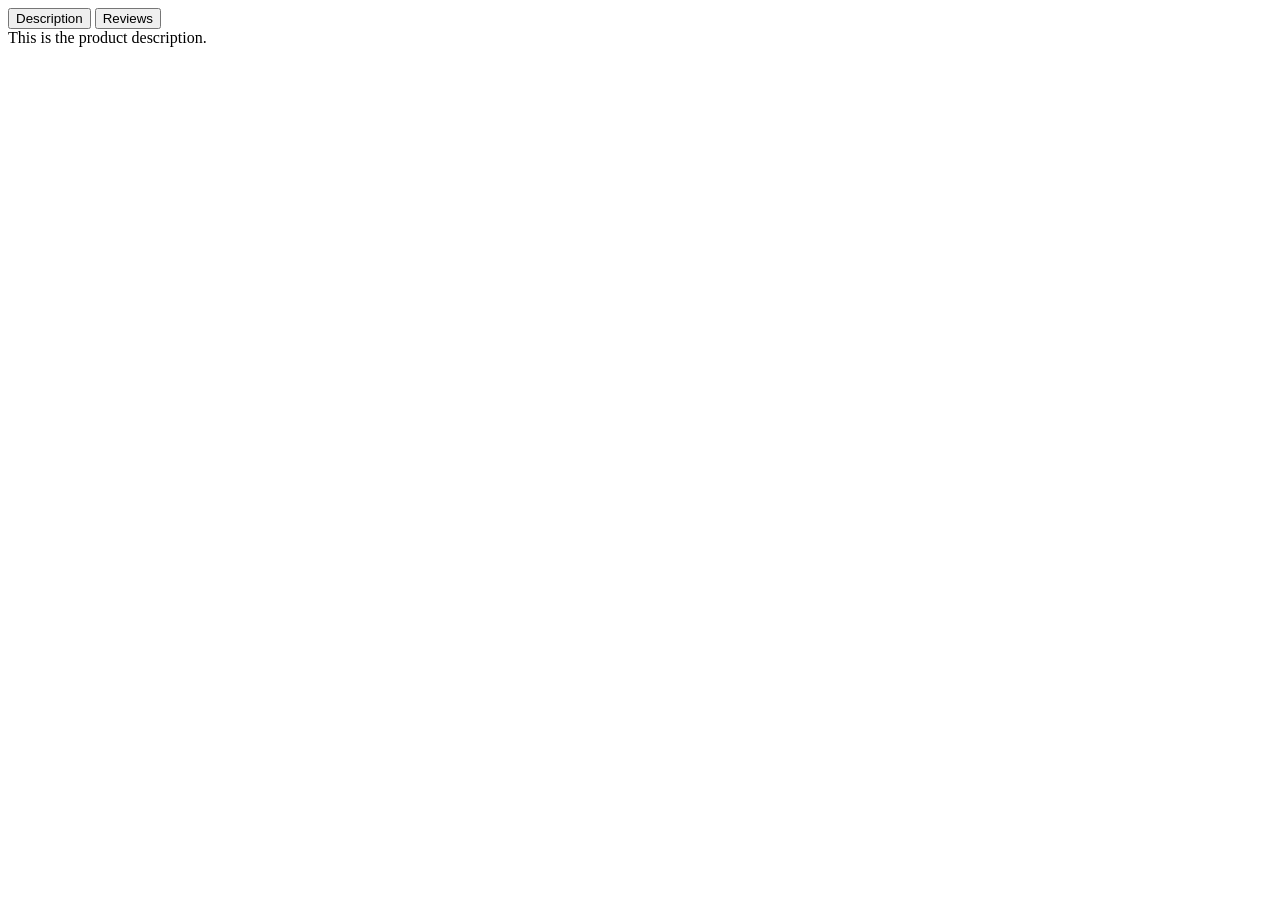
<file: toogling_between_sections.html>
<!DOCTYPE html>
<html lang="en">
<head>
    <meta charset="UTF-8">
    <meta name="viewport" content="width=device-width, initial-scale=1.0">
    <title>Document</title>
    <style>

        .reshow{
            display: none;
        }
        .hide{
        display:none;

    }
    .show {
        display: block;
         
    }
    </style>
</head>
<body>
    <button onclick="description()">Description</button>
<button onclick="review()">Reviews</button>

<div id="description" >This is the product description.</div>
<div id="reviews" style="display: none;">These are the reviews.</div>
<script>
    
   function description(){
    document.getElementById("description").style.display="block";
    document.getElementById("reviews").style.display="none";

   }
      
function review(){
     document.getElementById("description").style.display="none";
    document.getElementById("reviews").style.display="block";

}

       
    

  

 

</script>

</body>
</html>
</file>
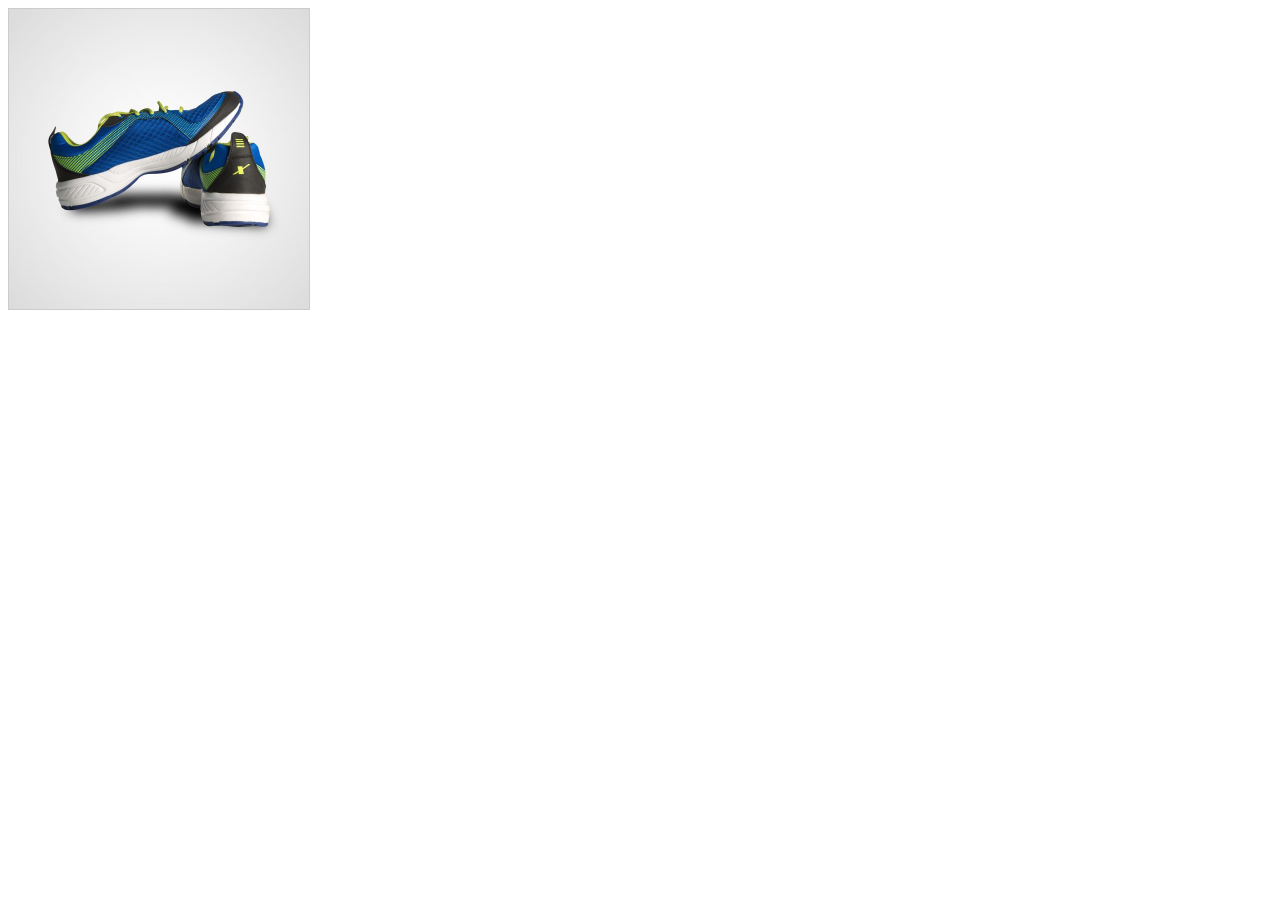
<file: zoom_in_effect.html>
<!DOCTYPE html>
<html lang="en">
<head>
  <meta charset="UTF-8">
  <meta name="viewport" content="width=device-width, initial-scale=1.0">
  <title>Product Image Hover Zoom with Movement</title>
  <style>
    .product-image {
      width: 300px;
      height: 300px;
      overflow: hidden;
      border: 1px solid #ccc;
    }

    .product-image img {
      width: 100%;
      height: 100%;
      object-fit: cover;
      transition: transform 0.3s ease;
      transform-origin: center center;
    }

    .product-image:hover img {
      transform: scale(2); /* zoom level */
    }
  </style>
</head>
<body>

<div class="product-image">
  <img src="sports-shoe1-600x600.jpg" alt="Product">
</div>

<script>
const container = document.querySelector('.product-image');
const img = container.querySelector('img');

container.addEventListener('mousemove', (e) => {
  const rect = container.getBoundingClientRect();
  const x = ((e.clientX - rect.left) / rect.width) * 100;
  const y = ((e.clientY - rect.top) / rect.height) * 100;

  img.style.transformOrigin = `${x}% ${y}%`;
});

container.addEventListener('mouseleave', () => {
  img.style.transformOrigin = 'center center';
});
</script>

</body>
</html>
</file>
<file: style.css>
*{
    margin:0px; 
    
    font-family: var();   
}

:root {
    --tiktok :  "TikTok Sans", sans-serif;
    --logo :  "Danfo", serif;
    --playfair : "Playfair Display", serif;
}
.navrightimg1 , .navrightimg2{
    width: 35px;
    margin:0 10px; 
}

.navbar{
    display:flex;
    flex-direction: row;
    justify-content: space-between;
   background-color: rgba(47,94,138,0.4);
    font-family: var(--tiktok);
   height: 100px;
   align-items: center;
   color:rgb(255, 255, 255);

   
 
     
}

nav .left{
    display: flex;

    
}
nav .right{
    display: flex;
    justify-content: center;
    align-items: center;
    gap: 20px;
     font-weight:100;
    font-size:15px;
    transition: all linear 0.1s;
    
}

nav .left .content{
    display: flex;
    justify-content: center;
    align-items: center;
     
    gap:20px;
    font-weight: 400;
    font-size: 15;
    
    
}

nav .left .logo{
    
    font-family: var(--logo);
    font-size:40px;
   margin-left: 28px;
   margin-right: 33px;
   transition: all linear 0.1s;
   
}
 
.logolink{
    color:white;
    text-decoration: none;
    cursor: pointer;
    

}
.logolink:hover{
    .logo{
        font-size: 44px;
    }
}

.navcommonlink{
    color:white;
    text-decoration: none;
   transition: all linear 0.1s;


}

.navcommonlink:hover{
    
        font-size:14px;
   
}
 
.navcontainer{
background-color: rgba(27, 93, 141,0.8);
    height:600px;
    background-image: url(shoppinggirl.png);
    background-size:500px;
    background-position-x:95%;
    background-position-y: 40px;
    background-attachment: fixed;
    background-repeat: no-repeat;
}

.navMainHead{
    color:white;
    font-size: 65px;
    font-family: var(--playfair);
    margin:40px 40px 20px 70px
 

}
.navMainText{
    color:white;
    font-weight: 600;
    font-family: var(--tiktok);
    font-size: 25px;
    margin:20px 70px;
}
.navMainbtn{
    margin:20px -20px 40px 70px;
     
    font-size: 18px;
    font-family: var(--tiktok);
    font-weight: 500;
    color: rgba(27, 93, 141,1);
    padding: 8px 18px;


}
#navbtn{
    color:white;
    background-color:  rgba(27, 93, 141,0.2);
    border:1px white solid;
    border-radius: 5px;
}



.navbtnlink{
    color:white;
    text-decoration: none;
        transition: all linear 0.1s;
}

#navbtnlink1id{
        color: rgba(27, 93, 141,1);

}

.navbtnlink:hover{
    font-size: 16px;
    

}

.sectionone, .sectiontwo, .sectionthree{
    
    height: 345px;
    display: flex;
    flex-direction: column;
    align-items: center;
    justify-content: flex-end;
    gap:25px;
    width:300px;
    padding-bottom: 30px;
    
    
}
 
section{
    display: flex;
    justify-content: center;
    gap: 50px;
     
    color:white;

}

.sectioncontent{
    display: flex;
    justify-content: center;
    align-items: center;
    font-size: 18px;

    gap:5px
    
}
.sectionheading{
    font-size: 25px;
    font-family: var(--tiktok);
    font-weight: 600;
}

.sectionbtn{
    font-size: 16px;
    padding:5px 15px;
   color: black;
   background-color: white;
   border-radius: 5px;
}

.sectionbtnlink:hover{
    .sectionbtn{
                    font-size: 15px;
                    color:white;
                    background-color: rgba(57, 52, 52,0.6);
                    border-radius: 8px;
                
    }

}

.sectionlink{
    transition:all linear 0.1s;
}

.sectionone{
    background-image: url(pexels-visible-gain-447213792-19222711.jpg);
    background-size: contain;
    background-repeat: no-repeat;
}.sectiontwo{
    background-image: url(handsome-man.jpg);
    background-size: cover;
    background-repeat:no-repeat;
}.sectionthree{
    background-image: url(pexels-koolshooters-8520564.jpg);
    background-size:300px;
    background-repeat:no-repeat;


   
}

.pdtimg img{
   
    
 width:15vw;
    
}
.pdtimglink:hover {

    .pdtimg img{
        box-shadow:  0 0 15px gray;
    }




}

.pdtrow1 , .pdtrow2{
    display:flex;
    flex-direction: row;
 
    justify-content: center;
    gap:30px;
    
    
 

}

.featurehead{
    color:black;
    font-size: 50px;
    font-style: var(--playfair);

    font-weight: 550;
    padding-top: 110px;
    padding-bottom: 30px;
    text-align: center;
}

.featurepdt{
   background-color: rgb(244, 247, 249);
   
}

.featureheadline{
    width:10%;

    background-color:rgb(77, 102, 123);
    height:3px;
     align-self: center;
     margin: 0 auto;
     margin-bottom: 80px;
     border:none;


}
.pdtname{
    font-size: 18px;
    font-family: var(--playfair);
    font-weight: 500;
    padding:10px 0px 3px 0px ;
}

.pdtfor{
    font-size: 15px;
    font-family: var(--playfair);
    font-weight:300;
    color:rgb(103, 102, 102);
    padding:3px 0 3px ;

}

.pdtprice{
    font-size: 20px;
    font-family: var(--playfair);
    font-weight: 500;
    padding:3px 0;

}
.pdtprice del{
    font-weight:300;
    color:gray;
}

.pdtratting{
    padding-bottom: 90px;

}
 
.below{
    display: flex;
    height:400px;
     
background-color: rgba(27, 93, 141,0.8);

  background-image: url(All_Over_Print_Cotton_Tshirt__Paul_Klee_Harbinger_of_Autumn_Men_s_Crew_Neck_T-shirt__Wearable_Art_Vintage_Artwork_Graphic_Tee_Art_Lover_Gift-removebg-preview-Picsart-AiImageEnhancer.png);
  background-size:500px ;
  background-repeat: no-repeat;
  background-attachment: fixed;
color:white;
background-position-x:90%;
background-position-y:100%;

display: flex;
flex-direction: column;
justify-content: center;
padding-left: 10vw;
}
.belowcontent1{
    font-size: 20px;
    font-weight: 500;
    font-family: var(--playfair);
    color:white;
    padding-bottom: 20px;

}
.belowcontent2{
    font-size: 40px;
    font-weight: 600;
    font-family: var(--playfair);
    color:white;
    padding-bottom: 20px;

}

.belowcontent3{
    font-size: 14px;
    font-weight: 100;
    font-family: var(--playfair);
    color:white;
    padding-bottom: 20px;

}.belowcontent4{
    font-size: 22px;
    font-weight: 800;
    font-family: var(--playfair);
    color:white;
    padding-bottom: 20px;

}

.belowcontentbtn button{
    font-size: 16px;
    padding:5px 15px;
   color: black;
   background-color: white;
 border:none;
   transition: all linear 0.1s;
   /* border-radius: 10px; */
}

.belowcontentbtnlink:hover{
   .belowcontentbtn button{
    color:white;
    background-color: black;
    cursor:pointer;
    font-size: 18px;
}
   } 

.reput{
    display: flex;
    flex-direction: row;
    gap:10%;
    margin:100px 5vw;
    justify-content: center;
    align-items: center;
  padding-bottom: 110px;
 

}

.reput1head{

    font-size: 18px;
    font-family: var(--tiktok);
    color:black;
    font-weight: 600;
    display: flex;
     justify-content: center;
     margin:20px 0;
}
.reput1content{
    font-size: 14px;
    font-family: var(--tiktok);
     color:rgb(94, 93, 93);
     line-height: 25px;
     
}

.reput1img{
    display: flex;
    justify-content: center;
}

footer{
    display: flex;
  
    flex-direction: row;
    justify-content:space-between;
   height:350px;
   padding:0 8vw;
    border-bottom:1px solid rgb(220, 219, 219);

}

 .footer1{
   
    display: flex;
    flex-direction: column;
    justify-content: center;
    gap:25px;
     
 }
 .footercontentcontainer{
    display: flex;
    flex-direction: column;
    gap:15px;
    color:rgb(98, 97, 97);
    font-family: var(--tiktok);
 
 }
 .footer1heading{
    font-family: var(--tiktok);
    font-size: 20px;
    font-weight: 500;
    padding-left: 10px;
      
 }
 .lastfooter1{
    display: flex;
  
   flex-direction: column;
    justify-content: flex-start;
 
    padding-top: 65px ;
  
 }

 .footerapplogo img{
    width:140px;
 }


 .copyright{
    display: flex;
    flex-direction: row;
    justify-content: space-between;
    padding:50px 3vw;
    color:rgb(102, 101, 101);
    font-family: var(--tiktok);
    font-size: 13px;
 }


.footercommonlink{
       color:rgb(98, 97, 97);

    text-decoration: none;
    transition: all linear 0.1s;
}

.footercommonlink:hover{
    font-size: 16.5px ;
    color:black;
}
</file>
<file: productstyle.css>
:root {
    --tiktok: "TikTok Sans", sans-serif;
    --logo: "Danfo", serif;
    --playfair: "Playfair Display", serif;
}

nav {
    display: flex;
    flex-direction: row;
    justify-content: space-between;

    font-family: var(--tiktok);
    font-weight: 400;
    color: rgb(53, 52, 52);
    padding-left: 30px;
    padding-right: 30px;
    margin-top: 25px;
    margin-bottom: 25px;
    font-size: 14px;
}

.navleft {
    display: flex;
    align-items: center;
    font-weight: 500;





    gap: 40px;

}

.leftcontent {
    display: flex;
    gap: 20px;
}

.navright {
    display: flex;
    align-items: center;

    gap: 30px;


}

.navlogo {
    color: black;
    font-family: var(--logo);
    font-size: 40px;
}

.hero {
    background-color: rgb(246, 248, 250);
    padding-top: 60px;
    /* padding-left: 30px; */


}

.herotop {
    display: flex;
    flex-direction: row;
    justify-content: center;
    gap: 50px;
}

.heroimgbig img {
    width: 100%;
    object-fit: cover;

}

.heroimgbig:hover img {
    transform: scale(2);
    /* zoom level */
}

.heroimgbig {
    overflow: hidden;
    width: 600px;
    height: 600px;

}

.heroimgsmallcontainer {
    display: flex;
    gap: 15px;
    width: 600px;
    margin-top: 15px;

}

.heroimgsmall img {
    width: 100%;


}

.heroimgsmall_link:hover{

    #imgshoes1 , #imgshoes2, #imgshoes3 , #imgshoes4{
        box-shadow: 0 0  15px rgb(124, 123, 123);
    }
    
}

.herotopcontent {
    display: flex;
    flex-direction: column;

}

.herotoplink {
    display: flex;
    gap: 15px;
    color: rgb(142, 142, 142);
    font-family: var(--tiktok);

}

.herotopfor {
    margin-top: 20px;
    font-family: var(--tiktok);
    margin-bottom: 20px;
}

.herotopheading {
    font-family: var(--playfair);
    font-weight: 800;
    font-size: 35px;
    margin-bottom: 25px;
}

.herotopprice {
    font-size: 25px;
    font-weight: 550;
    font-style: var(--playfair);
    margin-bottom: 15px;
}

.herotopprice span {
    font-weight: 100;
    font-family: var(--tiktok);
    font-size: 16px;
    color: rgb(73, 71, 71);

}

.herotopprice del {
    color: rgb(132, 131, 131);
}

.herotopdescription {
    font-size: 15px;
    font-family: var(--tiktok);
    color: rgb(113, 112, 112);
    line-height: 30px;
    max-width: 600px;

}

.herotopbtnsection {
    margin-top: 20px;
    display: flex;
    gap: 20px;

}

.herotopinp {
    width: 45px;
    height: 30px;

}

.herotopbtn {
    width: 250px;
    height: 36px;
    color: white;
    background-color: rgb(57, 130, 208);
    border: none;
    cursor: pointer;
    transition: all linear 0.1s;
    font-size: 14px;
    font-family: var(--tiktok);



}

.herotopbtnlink:hover {
    .herotopbtn {
        background-color: rgb(45, 115, 188);
        font-size: 16px;


    }
}

.hrlineherotop {
    width: 100%;
    margin-top: 25px;
    border: rgb(229, 224, 224) solid .5px;



}

.heromiddescriptionline {
    width: 1250px;
    margin: 0 auto;
    margin-top: 60px;
    margin-bottom: 30px;
    border: 1px solid rgb(221, 217, 217);


}

.heromiddescription {
    display: flex;
    flex-direction: column;
    /* align-items: center; */
    justify-content: center;

    width: 1250px;
    margin: 0 auto;




}

.heromiddescription h2 {
    font-family: var(--tiktok);
    font-size: 27px;
    font-weight: 500;




}

.heromiddescriptioncontent {
    line-height: 25px;
    color: rgb(109, 108, 108);
    font-family: var(--tiktok);
    margin-bottom: 50px;


}

.heromidsec1 {
    display: grid;

    grid-template-rows: repeat(1, 1fr);
    grid-template-columns: repeat(2, 1fr);
    height: 600px;


}

.heromidsec1first {
    /* background-color: aliceblue; */

    background-image: url(product-about-01.jpg);
    background-repeat: no-repeat;
    background-size: cover;


}

.heromidsec1second {
    /* background-color: aliceblue; */

    background-image: url(product-about-04.jpg);
    background-repeat: no-repeat;
    background-size: cover;


}

.heromidsec2 {
    display: grid;

    grid-template-rows: repeat(1, 1fr);
    grid-template-columns: repeat(2, 1fr);
    height: 600px;
}

.heromidsec2first {
    background-image: url("Screenshot\ 2025-12-27\ at\ 8.11.13\ PM.png");

    background-size: cover;
}

.heromidsec2second {
    display: flex;
    flex-direction: column;
    justify-content: center;

    background-color: white;

    padding: 0 70px;
}

.heromidsec2second .head {
    color: black;
    font-family: var(--tiktok);
    font-size: 20px;

    margin: 15px 0 10px;

}

.heromidsec2second .text {
    font-family: var(--tiktok);
    color: rgb(109, 108, 108);
    font-size: 16px;


}

.heromidsec3 {
    height: 600px;
    display: grid;
    grid-template-columns: repeat(2, 1fr);

}

.heromidsec3first {
    display: flex;
    flex-direction: column;
    justify-content: center;
    padding: 0 70px;
    background-color: white;
}

.heromidsec3second {
    background-image: url("Screenshot\ 2025-12-27\ at\ 8.11.00\ PM.png");
    background-size: cover;


}

.heromidsec3first .head {
    color: black;
    font-size: 20px;
    font-family: var(--tiktok);
}

.heromidsec3first .text {
    color: rgb(109, 108, 108);
    margin: 15px 0 10px;
    line-height: 25px;

    font-size: 16px;
    font-family: var(--tiktok);
}
.relatedpdtcontainer{
    margin:180px 220px;
    padding-bottom: 180px;



}
.relatedpdthead{
    color:black;
    font-size: 45px ;
    font-weight:550;
    font-family: var(--tiktok);
    margin-bottom: 30px;

}

.relatedpdtbox{
    display: flex;
    flex-direction: row;
    gap:30px;
}
.relatedpdtbox img{
    width:300px;
    transition: all linear 0.1s;
}
.relatedproducts .head{
    color:black;
    font-size: 17px;
    font-family: var(--tiktok);
    font-weight: 500;
    margin:20px 0;


}
.relatedproducts .for{
    color:rgb(145, 145, 145);
    font-size: 17px;
    font-family: var(--tiktok);
    font-weight: 300;
    margin:15px 0;


}
.relatedproductlink:hover{
   .black_hoodie{
    box-shadow: 0 0 20px  rgb(107, 107, 105);
   }
   .pink_tshirt{
    box-shadow: 0 0 20px  rgb(124, 89, 95);
   }
   .green_hoodie{
    box-shadow: 0 0 20px  rgb(105, 107, 105);
   }
}

footer{
    display: flex;
  
    flex-direction: row;
    justify-content:space-between;
   height:350px;
   padding:0 8vw;
    border-bottom:1px solid rgb(220, 219, 219);

}

 .footer1{
   
    display: flex;
    flex-direction: column;
    justify-content: center;
    gap:25px;
     
 }
 .footercontentcontainer{
    display: flex;
    flex-direction: column;
    gap:15px;
    color:rgb(98, 97, 97);
    font-family: var(--tiktok);
 
 }
 .footer1heading{
    font-family: var(--tiktok);
    font-size: 20px;
    font-weight: 500;
    padding-left: 10px;
      
 }
 .lastfooter1{
    display: flex;
  
   flex-direction: column;
    justify-content: flex-start;
 
    padding-top: 65px ;
  
 }

 .footerapplogo img{
    width:140px;
 }


 .copyright{
    display: flex;
    flex-direction: row;
    justify-content: space-between;
    padding:50px 3vw;
    color:rgb(102, 101, 101);
    font-family: var(--tiktok);
    font-size: 13px;
 }


.footercommonlink{
       color:rgb(98, 97, 97);

    text-decoration: none;
    transition: all linear 0.1s;
}

.footercommonlink:hover{
    font-size: 16.5px ;
    color:black;
}
</file>
